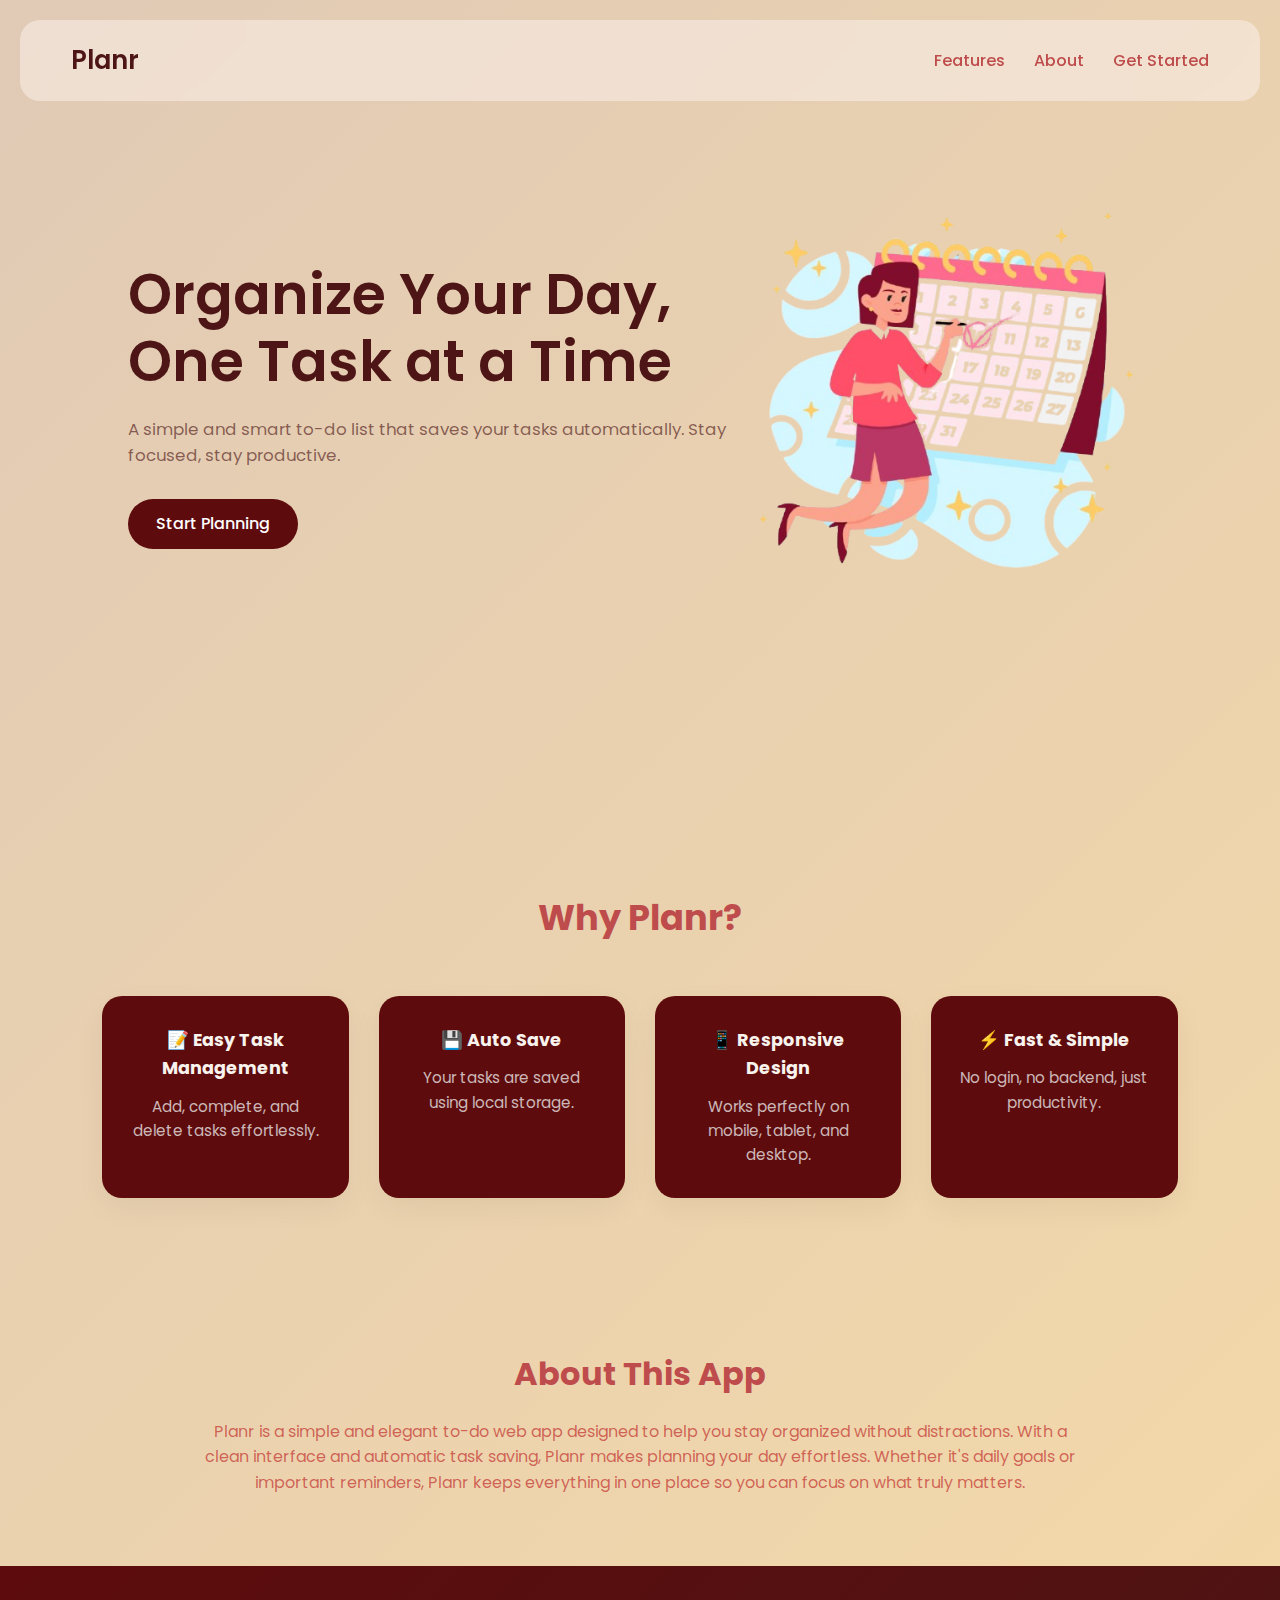
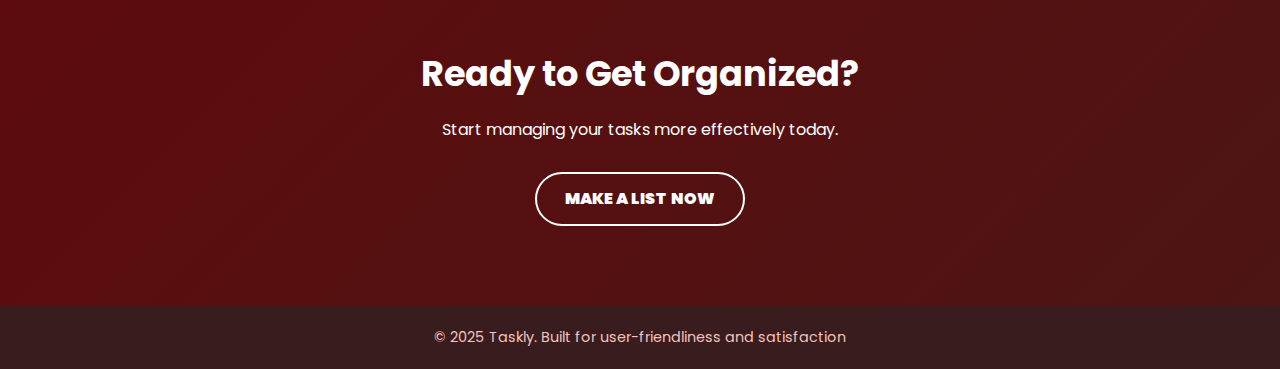
<file: index.html>
<!DOCTYPE html>
<html lang="en">
<head>
  <meta charset="UTF-8" />
  <meta name="viewport" content="width=device-width, initial-scale=1.0" />
  <link rel="stylesheet" href="./style.css">
  <title>Planr</title>
  <link href="https://fonts.googleapis.com/css2?family=Poppins:wght@300;400;500;600&display=swap" rel="stylesheet">
</head>

<body>

  <header class="navbar">
    <div class="logo">Planr</div>
    <nav>
      <a href="#features">Features</a>
      <a href="#about">About</a>
      <a href="#start">Get Started</a>
    </nav>
  </header>

  <section class="hero">
    <div class="hero-text">
      <h1>Organize Your Day,<br>One Task at a Time</h1>
      <p>
        A simple and smart to-do list that saves your tasks automatically.
        Stay focused, stay productive.
      </p>
      <a href="#start" class="btn-primary">Start Planning</a>
    </div>

    <div class="hero-image">
      <a href="./planner.html"><img src="./illustration_landing.png" alt="To Do Illustration" title="Lets start with Planr"></a>
    </div>
  </section>

  <section id="features" class="features">
    <h2>Why Planr?</h2>
    <div class="feature-grid">
      <div class="feature-card">
        <h3>📝 Easy Task Management</h3>
        <p>Add, complete, and delete tasks effortlessly.</p>
      </div>
      <div class="feature-card">
        <h3>💾 Auto Save</h3>
        <p>Your tasks are saved using local storage.</p>
      </div>
      <div class="feature-card">
        <h3>📱 Responsive Design</h3>
        <p>Works perfectly on mobile, tablet, and desktop.</p>
      </div>
      <div class="feature-card">
        <h3>⚡ Fast & Simple</h3>
        <p>No login, no backend, just productivity.</p>
      </div>
    </div>
  </section>

  <section id="about" class="about">
    <h2>About This App</h2>
    <p>
      Planr is a simple and elegant to-do web app designed to help you stay organized without distractions. 
      With a clean interface and automatic task saving, Planr makes planning your day effortless. 
      Whether it's daily goals or important reminders, Planr keeps everything in one place so you can focus on what truly matters.
    </p>
  </section>

  <section id="start" class="cta">
    <h2>Ready to Get Organized?</h2>
    <p>Start managing your tasks more effectively today.</p>
    <a href="./planner.html" class="btn-secondary">MAKE A LIST NOW</a>
  </section>

  <footer class="footer">
    <p>© 2025 Taskly. Built for user-friendliness and satisfaction</p>
  </footer>

</body>
</html>
</file>
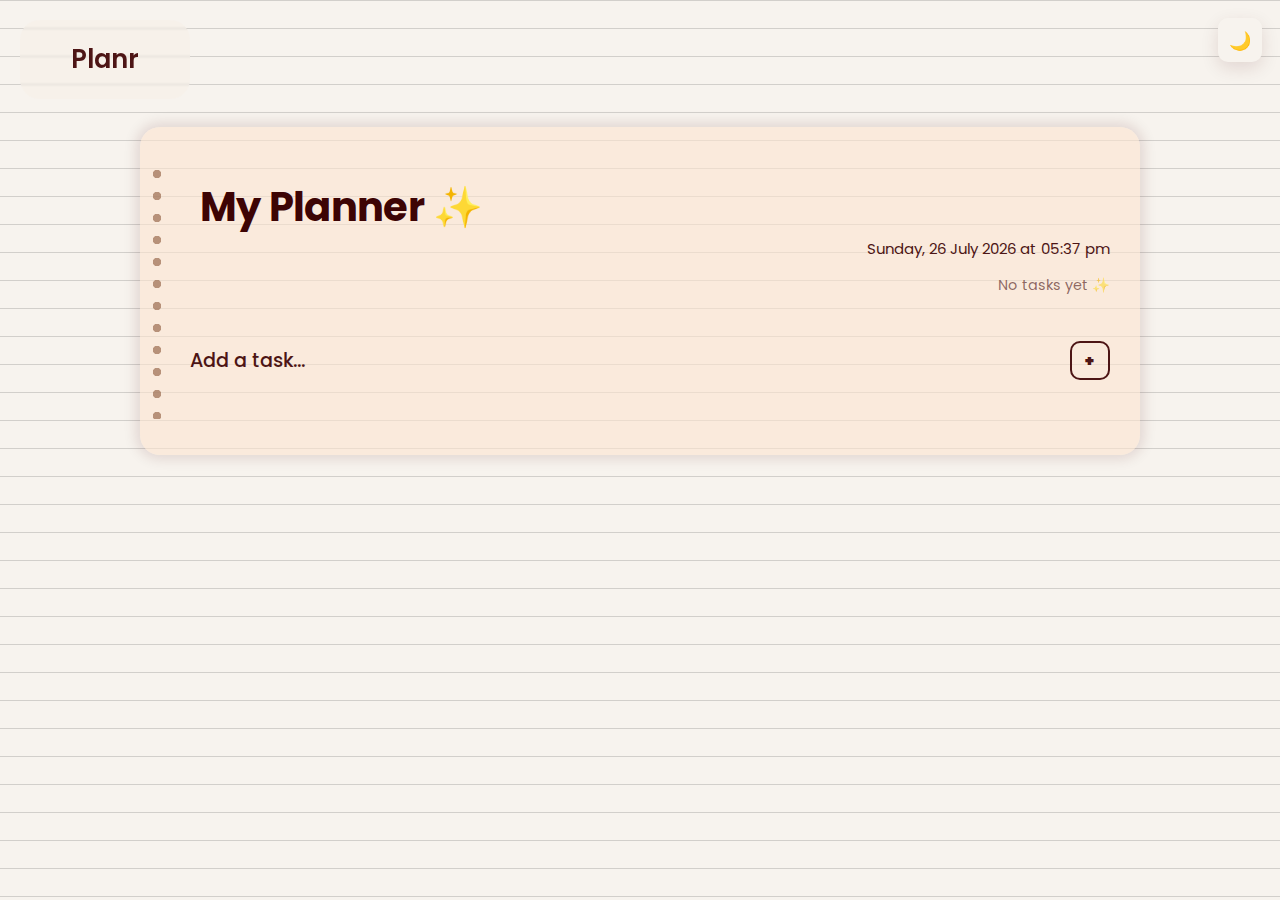
<file: planner.html>
<!DOCTYPE html>
<html lang="en">
<head>
    <meta charset="UTF-8">
    <meta name="viewport" content="width=device-width, initial-scale=1.0">
    <link rel="stylesheet" href="./planner.css">
    <title>Planr</title>
    <link href="https://fonts.googleapis.com/css2?family=Poppins:wght@300;400;500;600&display=swap" rel="stylesheet">
</head>
<body>
    <button id="themeToggle" aria-pressed="false" title="theme mode">🌙</button>
    <div id="logo"><a href="./index.html" title="Planr Home-Page">Planr</a></div>
    <div class="container">
        <div class="note-record">
            <h2>My Planner ✨</h2>
            <div id="info"></div> <!--for the date and time information on the right hand side of the page-->
            <div id="taskCounter" class="task-counter">0 / 0 completed</div>
            <div class="todo-input">
                <input type="text" id="taskInput" placeholder="Add a task..." />
                <button id="addBtn" title="add task">+</button>
            </div>
            <ul id="taskList"><li>...</li></ul>
        </div>
    </div>
    <script src="./index.js" defer></script>
</body>
</html>
</file>
<file: style.css>
* {
  margin: 0;
  padding: 0;
  box-sizing: border-box;
  font-family: 'Poppins', sans-serif;
}
:root{
    --bg1: #e1cab6;
    --bg2: #F5DAA7;
    --accent1: #4d1515;
    --accent2: #be4c4c;
    --text: #4d15159f;
    --btn: #5d0b0c;
    --btn2: #901111;
    --glass: rgba(249, 237, 228, 0.601);
}

body {
  background: linear-gradient(135deg, var(--bg1), var(--bg2));
  color: var(--accent2);
  line-height: 1.6;
}
/*NAVIGATION BAR*/
.navbar {
  display: flex;
  justify-content: space-between;
  align-items: center;
  padding: 20px 4%;
  background: var(--glass);
  backdrop-filter: blur(8px);
  position: fixed;
  top: 20px;
  left: 50%;
  transform: translateX(-50%);
  width: calc(100% - 40px);  /* fake margin on both sides */
  border-radius: 20px;
  z-index: 1000;
}
.navbar nav a {
  margin-left: 25px;
  font-size: 1rem;
  text-decoration: none;
  color: var(--accent2);
  font-weight: 500;
}
.navbar nav a:hover {
    transition: color 0.3s ease;
    color: var(--accent1);
}
/*LOGO STYLES*/
.logo {
  font-size: 1.6rem;
  font-weight: 600;
  color: var(--accent1);
}

/*HERO SECTION*/
.hero {
    min-height: 90vh;
    display: flex;
    align-items: center;
    justify-content: space-between;
    padding: 50px 10%;
}
.hero-text {
    color: var(--accent1);
    max-width: 600px;
}
.hero-text h1 {
    font-size: 3.5rem;
    font-weight: 600;
    margin-bottom: 20px;
    line-height: 1.2;
}
.hero-text p {
    font-size: 1.05rem;
    color: var(--text);
    margin-bottom: 30px;
}
.hero-image img {
    max-width: 420px;
    width: 100%;
}
.hero-image:hover{
    cursor: pointer;
    transition: transform 0.3s ease;
    transform: scale(1.08);
}

/*BUTTON STYLING*/
.btn-primary,
.btn-secondary {
  display: inline-block;
  padding: 12px 28px;
  border-radius: 30px;
  text-decoration: none;
  font-weight: 500;
  transition: all 0.3s ease;
}
.btn-primary {
  background: var(--btn);
  color: #ffffff;
}
.btn-primary:hover {
    cursor: pointer;
    transition: transform 0.3s ease, color 0.3s ease;
    transform: scale(1.05);
    background: var(--btn2);
}
.btn-secondary {
  background: transparent;
  color: #fff;
  font-weight: 900;
  border: 2px solid #fff;
}
.btn-secondary:hover {
    transition: transform 0.3s ease;
    transform: scale(1.05);
    background: var(--accent2);
    border: 2px solid var(--accent2);
    color: #fff;
}

/*FEATURES SECTION*/
.features {
    padding: 80px 8%;
    text-align: center;
}
.features h2 {
    font-size: 2.2rem;
    margin-bottom: 50px;
}
.feature-grid {
    display: grid;
    grid-template-columns: repeat(auto-fit, minmax(220px, 1fr));
    gap: 30px;
}
.feature-card {
    background: var(--btn);
    padding: 30px 25px;
    border-radius: 20px;
    box-shadow: 0 10px 30px rgba(0, 0, 0, 0.05);
    transition: transform 0.3s ease;
}
.feature-card:hover {
    transform: translateY(-8px);
    box-shadow: 0 10px 20px rgba(36, 1, 1, 0.347);
}
.feature-card h3 {
  color: #f9f3ee;
  margin-bottom: 12px;
  font-size: 1.1rem;
}
.feature-card p {
  font-size: 0.95rem;
  color: #e8e1e1cf;
}

/* ABOUT SECTION */
.about {
  padding: 70px 15%;
  text-align: center;
}
.about h2 {
  font-size: 2rem;
  margin-bottom: 20px;
}
.about p {
  color: #c02727a8;
  font-size: 1rem;
}

/* CALL TO ACTION */
.cta {
  background: linear-gradient(135deg, var(--btn), var(--accent1));
  color: #fff;
  padding: 80px 8%;
  text-align: center;
}
.cta h2 {
  font-size: 2.2rem;
  margin-bottom: 15px;
}
.cta p {
  font-size: 1rem;
  margin-bottom: 30px;
}

/*FOOTER*/
.footer {
  background: #381c1e;
  color: #f6c3bc;
  text-align: center;
  padding: 20px;
  font-size: 0.9rem;
}

/* =====================
   Responsive Design
===================== */
@media (max-width: 600px) {
  body {
    margin: 0;
  }
  .navbar{
    display: none !important;
  }

  .hero {
    flex-direction: column;
    text-align: center;
  }
  .hero-text h1 {
    font-size: 2.4rem;
  }

  .hero-image img {
    max-width: 300px;
  }
}
</file>
<file: planner.css>
* {
  margin: 0;
  padding: 0;
  box-sizing: border-box;
  font-family: 'Poppins', sans-serif;
}
:root{
    --bg: #F7F3EE;
    --text1: #4d1515;
    --text2: #3d0404;
    --spiraldot: #9a6b4f;
    --change: #F7F3EE;
    --muted-text: #3d040495;
    --scroll: rgba(196, 183, 166, 0.952);;
    --togglebg: rgba(60, 11, 15, 0.8);
    --logobg: rgba(249, 237, 228, 0.278);
    --taskcards: rgba(255, 255, 255, 0.75);;
    --notebg: rgba(252, 228, 209, 0.601);
    --lines: rgba(0, 0, 0, 0.149);
    --shadow: rgba(70, 4, 4, 0.12);
    --shadow2: rgba(0,0,0,0.06);
}
html[data-theme="dark"]{
    --bg: #1E1A17;
    --text1: #E6DCD4;
    --text2: #BFA28C;
    --spiraldot: #9d7860;
    --change: #371916;
    --muted-text: #bfa28cbe;
    --scroll: rgba(43, 26, 3, 0.952);;
    --togglebg: rgba(219, 188, 191, 0.8);
    --logobg: rgba(30, 26, 23, 0.304);
    --taskcards: rgba(169, 118, 96, 0.811);
    --notebg: rgba(42, 35, 32, 0.963);
    --lines: rgba(254, 250, 250, 0.43);
    --shadow: rgba(134, 99, 99, 0.074);
    --shadow2: rgba(86, 82, 82, 0.258);
}
body {
  background-color: var(--bg);
  background-image: linear-gradient(to bottom, var(--lines) 1px,transparent 1px);
  background-size: 100% 28px;
}
body::-webkit-scrollbar {
    width: 10px;
}
body::-webkit-scrollbar-track {
    background: var(--text2);
}
body::-webkit-scrollbar-thumb {
    background-color: var(--scroll);
    border-radius: 16px;
    border: 1px solid transparent;
    background-clip: padding-box;
}


/*LOGO BAR*/
#logo {
    padding: 20px 4%;
    background: var(--logobg);
    backdrop-filter: blur(0.8px);
    position: fixed;
    top: 20px;
    margin-left: 20px;
    border-radius: 20px;
    z-index: 1000;
    font-size: 1.6rem;
    font-weight: 600;
    color: var(--text1);
}
#logo a{
    text-decoration: none;
    display: inline-block; /*REQUIRED TO GET THE HOVERING TRANSFORM ON THE <a>*/
    color: var(--text1);
    transition: transform 0.2s ease, color 0.2s ease;
}
#logo a:link, a:visited{ color: var(--text1);}
#logo a:hover{ 
    cursor: pointer;
    transform: scale(1.02);
    color: #6e3737;
}
#logo a:active{ color: var(--text1);}


/*THEME CHANGE*/
#themeToggle{
    position: fixed;
    top: 18px;
    right: 18px;
    z-index: 999;
    width: 44px;
    height: 44px;
    border-radius: 10px;
    border: none;
    display: grid;
    place-items: center;
    cursor: pointer;
    box-shadow: 0 6px 18px var(--shadow);
    background: var(--bg);
    color: var(--text);
    font-size: 18px;
}
#themeToggle:hover{
    transition: transform 0.2s ease;
    background-color: var(--togglebg);
    transform: scale(1.1);
}


/*MAIN CONTEXT BODY*/
/*MAIN CONTEXT BODY*/
.container{
    display: flex;
    align-items: center;
    justify-content: center;
    margin-top: 6%;
}
.note-record{
    position: relative; 
    width: 95%;
    max-width: 1000px;
    margin: 50px 40px 70px 40px;
    background: var(--notebg);
    padding: 50px 30px 60px 30px;
    border-radius: 20px;
    font-family: 'Segoe UI', Tahoma, Geneva, Verdana, sans-serif;
    box-shadow: 0 0 13px 4px var(--shadow) ;
}
#info{
    display: flex;
    align-items:end;
    justify-content: flex-end;
    color: var(--text1);
    font-size: 15px;
}
.note-record h2{ 
    color: var(--text2);    
    font-size: 2.5rem;
    padding-left: 30px;
}
.note-record::before {
  content: "";
  position: absolute;
  top: 36px;
  left: 10px;
  width: 14px;
  height: calc(100% - 72px);
  background:radial-gradient(circle, var(--spiraldot) 4px, transparent 4.5px);  
  /*4px here is the dot radius; 4.5px is how much it fades into the transparent*/
  background-size: 14px 22px;
  background-repeat: repeat-y;
  opacity: 0.7;
}

/*Task Counter*/
.task-counter {
    display: flex;
    align-items:end;
    justify-content: flex-end;
    font-size: 0.9rem;
    color: var(--muted-text);
    margin-top: 15px;
    transition: transform 0.5s ease, opacity 0.5s ease;
}
.task-counter.bump {
  transform: scale(1.02);
  opacity: 0.85;
}

/*Input for To-Do Task*/
.todo-input{
    display: flex;
    align-items:center;
    margin-top: 30px;
}
#taskInput{
    flex: 1;
    min-width: 0;
    padding: 20px;
    color: var(--text1);
    font-size: 1.2rem;
    background: transparent;
    border: 0;
    outline: none;
}
#taskInput:focus-within {
    background: rgba(255, 255, 255, 0.234);
    border: 2px solid rgba(255, 255, 255, 0.101);
    border-radius: 10px;
    box-shadow: 0 8px 20px rgba(38, 6, 6, 0.08);
    color: var(--text1); 
    font-weight: 500; 
}
#taskInput::placeholder {
    color: var(--text1);  
    font-weight: 500;    
    opacity: 1;         
}
#addBtn{
    flex-shrink: 0;
    margin-left: 20px;
    font-size: 16px;
    width: 40px;
    padding: 5px;
    border-radius: 10px;
    font-weight: 900;
    color: var(--text1);
    background: transparent;
    border: 2px solid var(--text1)
}
#addBtn:hover{
    cursor: pointer;
    transition: transform 0.3s ease, color 0.3s ease;
    transform: scale(1.05);
    box-shadow: 0 8px 20px rgba(38, 6, 6, 0.274);
    background-color: var(--text1);
    color: var(--change);
}

/*Display of To-Do Task*/
#taskList li {
  display: flex;
  align-items: center;
  justify-content: space-between;
  padding: 10px 14px;
  margin: 20px;
  max-width: 900px;
  border-radius: 15px;
  font-weight: 900;
  background: var(--taskcards);
  transition: transform 0.2s ease, box-shadow 0.2s ease;
}
#taskList li:hover {
  transform: translateY(-2px);
  box-shadow: 0 6px 15px var(--shadow2);
}
#taskList li button{
    background-color: transparent;
    padding: 5px;
    border: 0;
    color: var(--text1);
    font-weight: 700;
    cursor: pointer;
}
/*JavaScript CSS Styling, added via code*/
.task-item {
  display: flex;
  align-items: center;
  gap: 12px;
  cursor: pointer;
}
/* hide native checkbox */
.task-item input[type="checkbox"] {display: none;}
/* new customed checkbox */
.custom-checkbox {
  width: 18px;
  height: 18px;
  border-radius: 6px;
  border: 2px solid var(--text1);
  background: transparent;
  display: grid;
  place-items: center;
  transition: all 0.2s ease;
}
/* checkmark style */
.custom-checkbox::after {
  content: "✓";
  font-size: 12px;
  color: var(--change);
  opacity: 0;
  transform: scale(0.6);
  transition: all 0.2s ease;
}
/* when checked */
.task-item input:checked + .custom-checkbox {
  background: var(--text1);
  border-color: var(--text1);
}
.task-item input:checked + .custom-checkbox::after {
  opacity: 1;
  transform: scale(1);
}
/* task text */
.task-text {
  font-size: 1.2rem;
  color: var(--text1);
  transition: all 0.2s ease;
}
.task-item input:checked ~ .task-text {
  text-decoration: line-through;
  opacity: 0.5;
}








/*====RESPONSIVE STYLE====*/
/* Phones */
@media (max-width: 600px) {
  .container{margin-top: 50px;}
  .note-record h2{
    font-size: 1.2rem;
    margin-bottom: 15px;
  }
  #taskInput {
    font-size: 1rem;
    padding: 14px;
  }
  #addBtn {
    width: 38px;
    height: 38px;
  }
}

/* Tablets */
@media (max-width: 1024px) {
  

}
</file>
